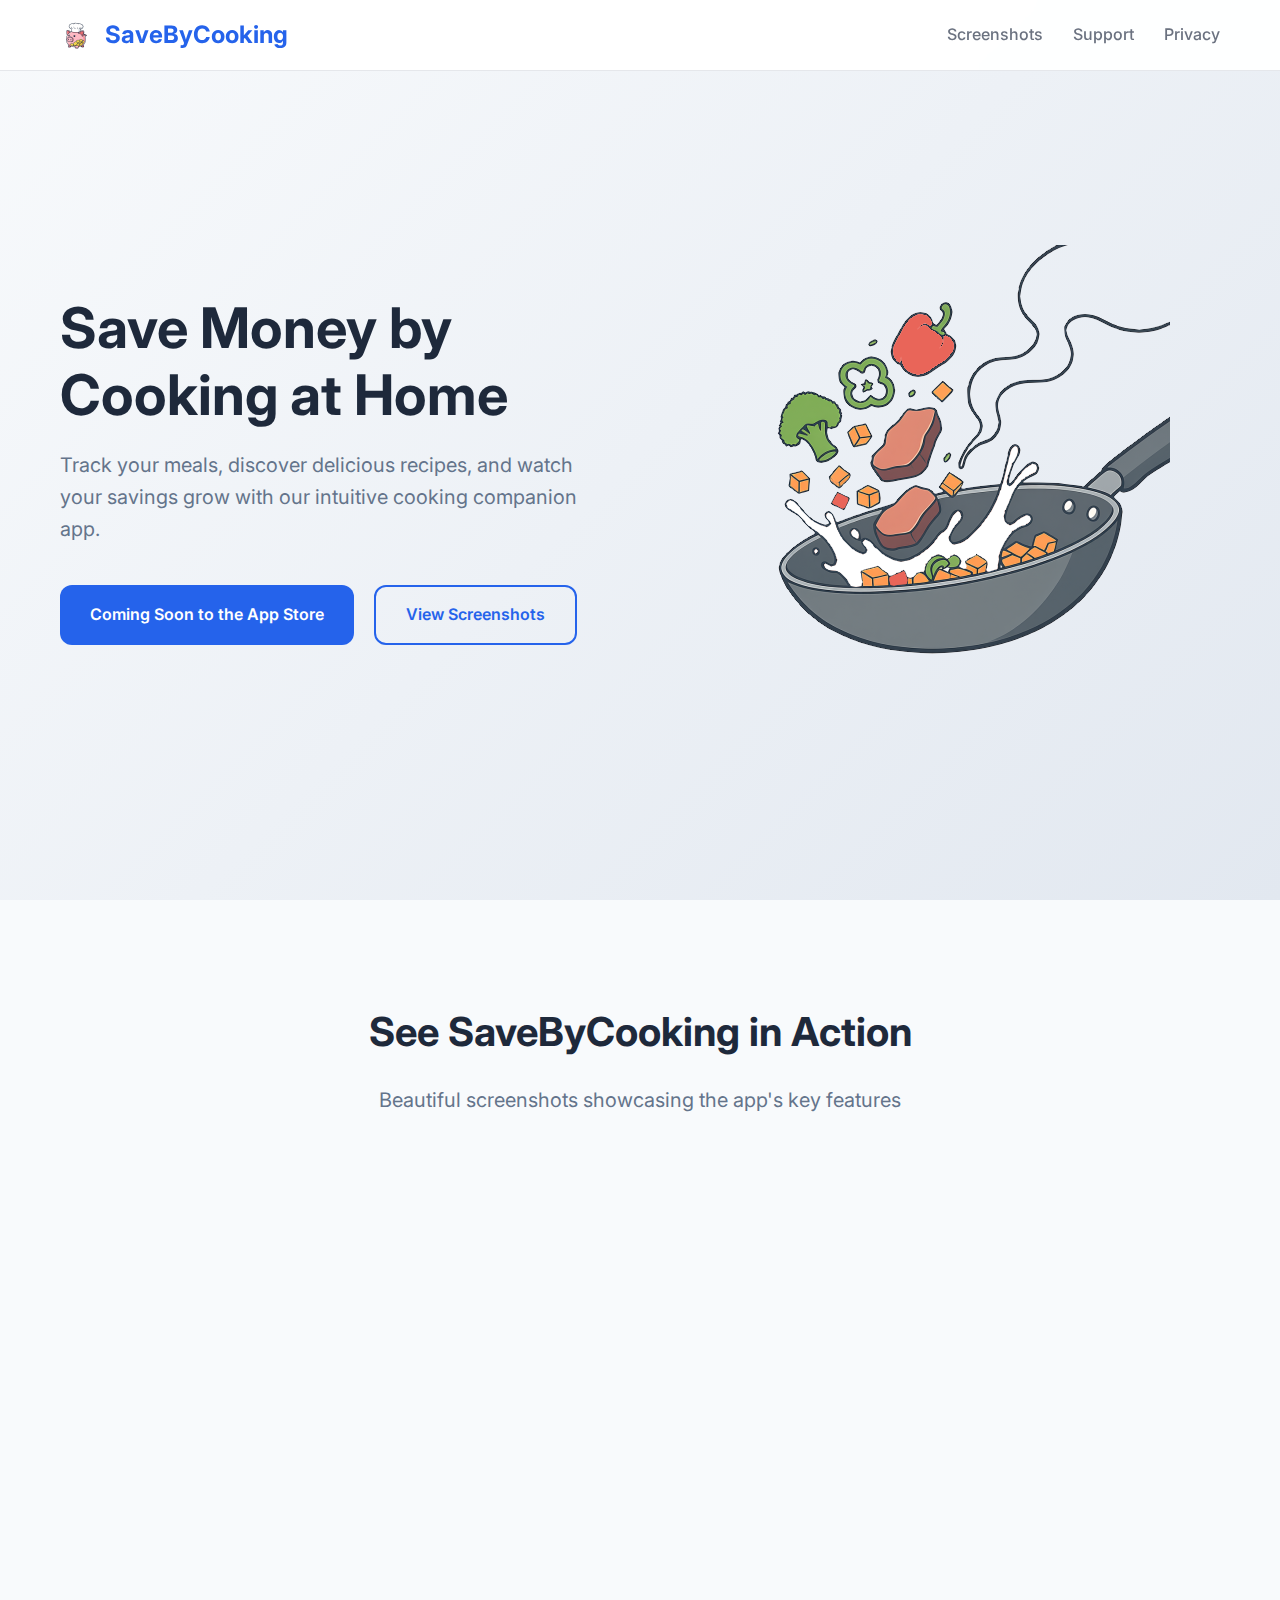
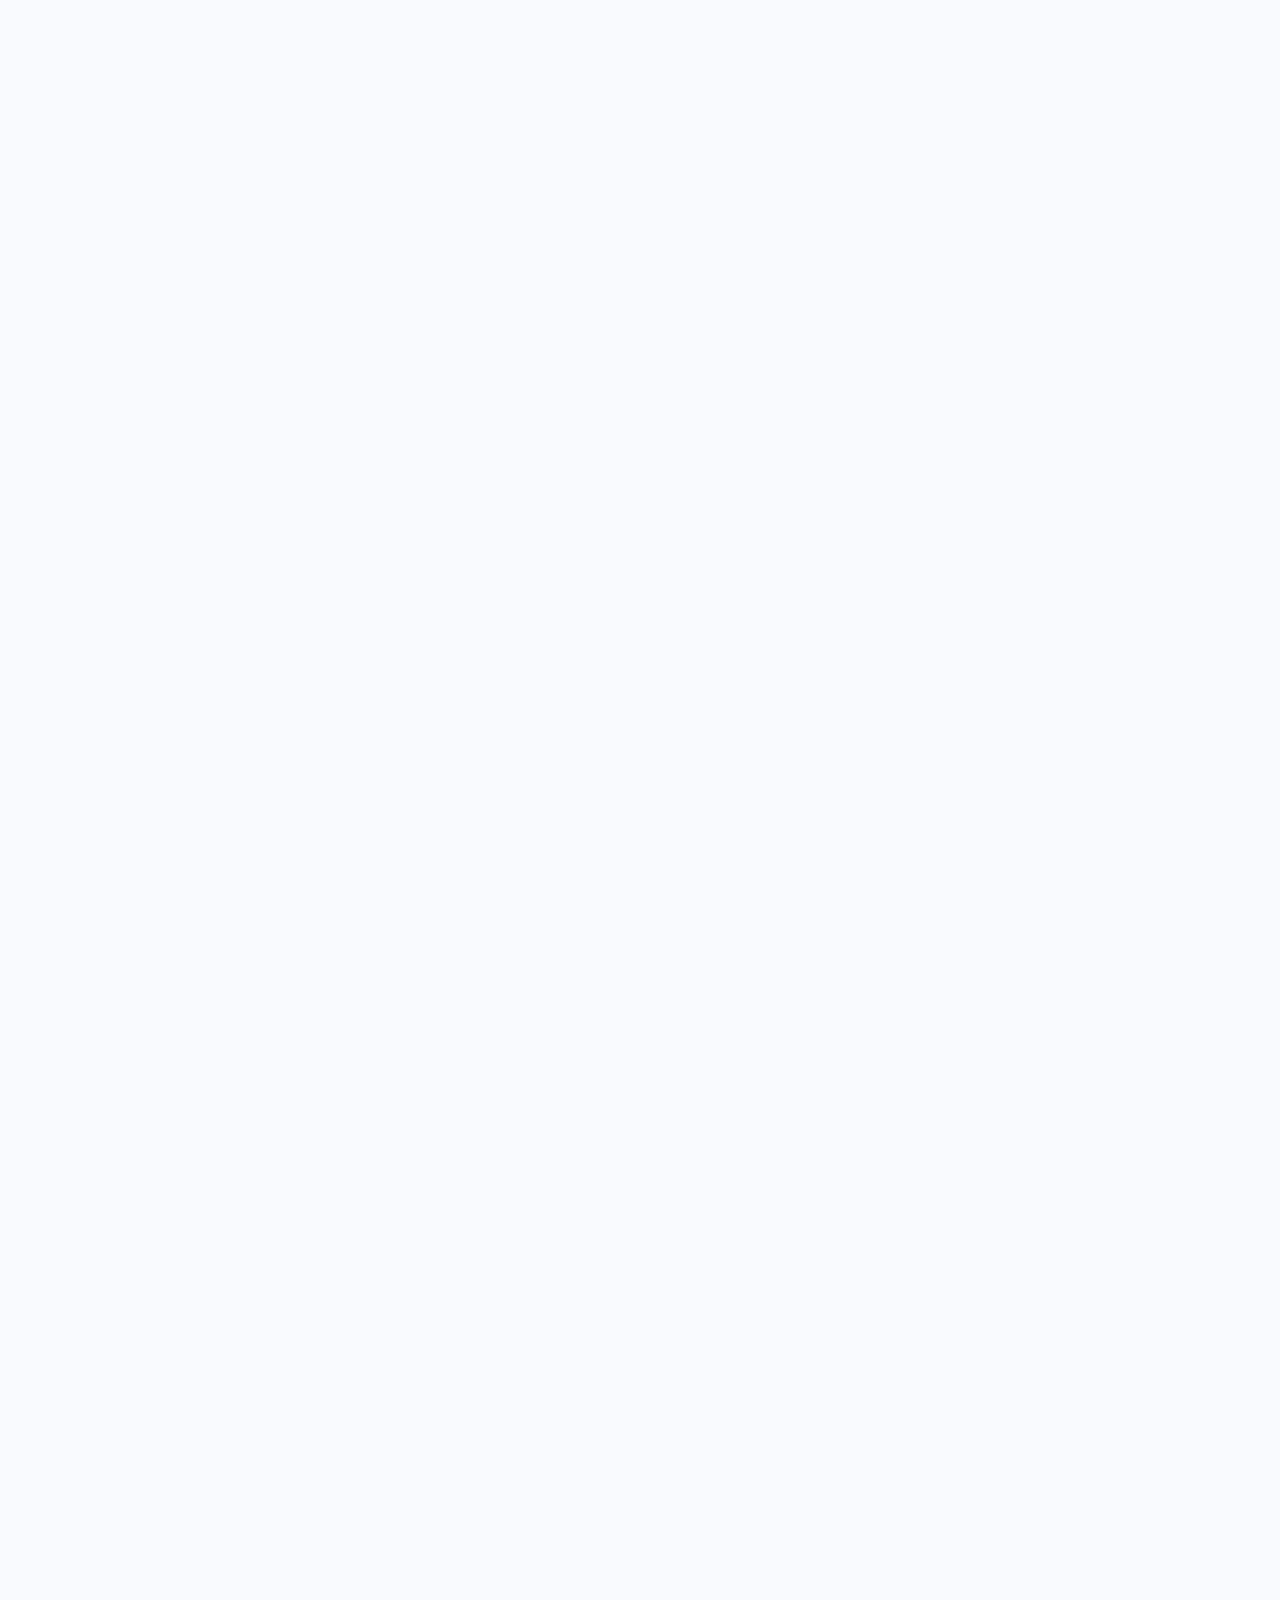
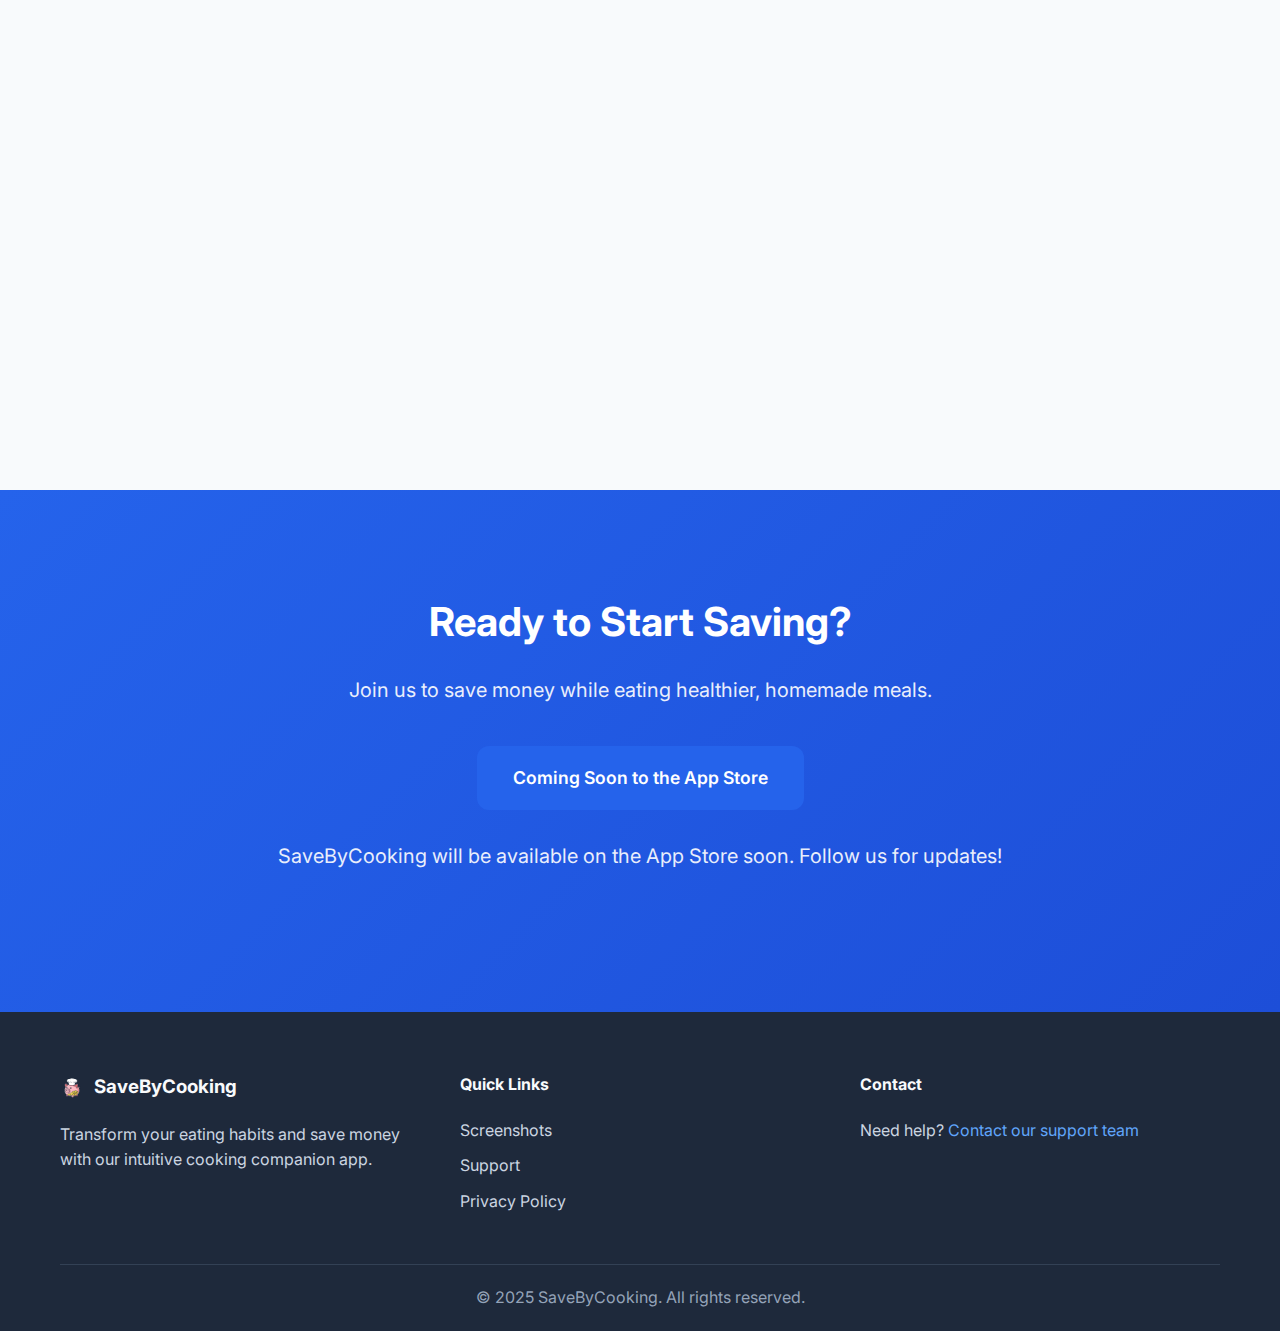
<file: index.html>
<!DOCTYPE html>
<html lang="en">
<head>
    <meta charset="UTF-8">
    <meta name="viewport" content="width=device-width, initial-scale=1.0">
    <title>SaveByCooking - Save Money by Cooking at Home</title>
    <meta name="description" content="Track your meals, discover recipes, and save money with our beautiful cooking companion app. Transform your eating habits and watch your savings grow.">
    <link rel="icon" type="image/png" href="assets/icon.png">
    <link rel="stylesheet" href="styles.css">
    <link href="https://fonts.googleapis.com/css2?family=Inter:wght@300;400;500;600;700&display=swap" rel="stylesheet">
</head>
<body>
    <!-- Navigation -->
    <nav class="navbar">
        <div class="nav-container">
            <div class="nav-logo">
                <h2><img src="assets/icon.png" alt="SaveByCooking Icon" style="width: 32px; height: 32px; vertical-align: middle; margin-right: 8px;"> SaveByCooking</h2>
            </div>
            <div class="nav-links">
                <a href="#screenshots">Screenshots</a>
                <a href="support.html">Support</a>
                <a href="privacy.html">Privacy</a>
            </div>
        </div>
    </nav>

    <!-- Hero Section -->
    <section class="hero">
        <div class="hero-container">
            <div class="hero-content">
                <h1>Save Money by Cooking at Home</h1>
                <p class="hero-subtitle">Track your meals, discover delicious recipes, and watch your savings grow with our intuitive cooking companion app.</p>
                <div class="hero-buttons">
                    <a href="#download" class="btn btn-primary">Coming Soon to the App Store</a>
                    <a href="#screenshots" class="btn btn-secondary">View Screenshots</a>
                </div>
            </div>
            <div class="hero-image">
                <img src="assets/pan3.png" alt="Cooking Pan - Save Money by Cooking at Home" class="hero-screenshot">
            </div>
        </div>
    </section>



    <!-- Screenshots Section -->
    <section id="screenshots" class="screenshots">
        <div class="container">
            <h2>See SaveByCooking in Action</h2>
            <p class="section-subtitle">Beautiful screenshots showcasing the app's key features</p>
            
            <div class="screenshots-grid">
                <div class="screenshot-item">
                    <img src="screenshots/01.png" alt="Home Dashboard - Track meals and see savings">
                </div>
                <div class="screenshot-item">
                    <img src="screenshots/02.png" alt="Recipe Suggestions - Get personalized recipe ideas">
                </div>
                <div class="screenshot-item">
                    <img src="screenshots/03.png" alt="Calendar View - Visualize your cooking journey">
                </div>
                <div class="screenshot-item">
                    <img src="screenshots/04.png" alt="Analytics Dashboard - Track progress with detailed insights">
                </div>
                <div class="screenshot-item">
                    <img src="screenshots/05.png" alt="Settings & Goals - Customize your experience">
                </div>
                <div class="screenshot-item">
                    <img src="screenshots/06.png" alt="Recipe Details - Step-by-step cooking instructions">
                </div>
                <div class="screenshot-item">
                    <img src="screenshots/07.png" alt="Progress Tracking - Monitor your cooking achievements">
                </div>
                <div class="screenshot-item">
                    <img src="screenshots/08.png" alt="Advanced Features - Explore advanced app capabilities">
                </div>
            </div>
        </div>
    </section>

    <!-- Download Section -->
    <section id="download" class="download">
        <div class="container">
            <h2>Ready to Start Saving?</h2>
            <p>Join us to save money while eating healthier, homemade meals.</p>
            <div class="download-buttons">
                <a href="#" class="btn btn-primary btn-large">
                    Coming Soon to the App Store
                </a>
            </div>
            <p class="download-note">SaveByCooking will be available on the App Store soon. Follow us for updates!</p>
        </div>
    </section>

    <!-- Footer -->
    <footer class="footer">
        <div class="container">
            <div class="footer-content">
                <div class="footer-section">
                    <h3><img src="assets/icon_darkmode.png" alt="SaveByCooking Icon" style="width: 24px; height: 24px; vertical-align: middle; margin-right: 6px;"> SaveByCooking</h3>
                    <p>Transform your eating habits and save money with our intuitive cooking companion app.</p>
                </div>
                <div class="footer-section">
                    <h4>Quick Links</h4>
                    <ul>
                        <li><a href="#screenshots">Screenshots</a></li>
                        <li><a href="support.html">Support</a></li>
                        <li><a href="privacy.html">Privacy Policy</a></li>
                    </ul>
                </div>
                <div class="footer-section">
                    <h4>Contact</h4>
                    <p>Need help? <a href="support.html">Contact our support team</a></p>
                </div>
            </div>
            <div class="footer-bottom">
                <p>&copy; 2025 SaveByCooking. All rights reserved.</p>
            </div>
        </div>
    </footer>

    <script src="script.js"></script>
</body>
</html>
</file>
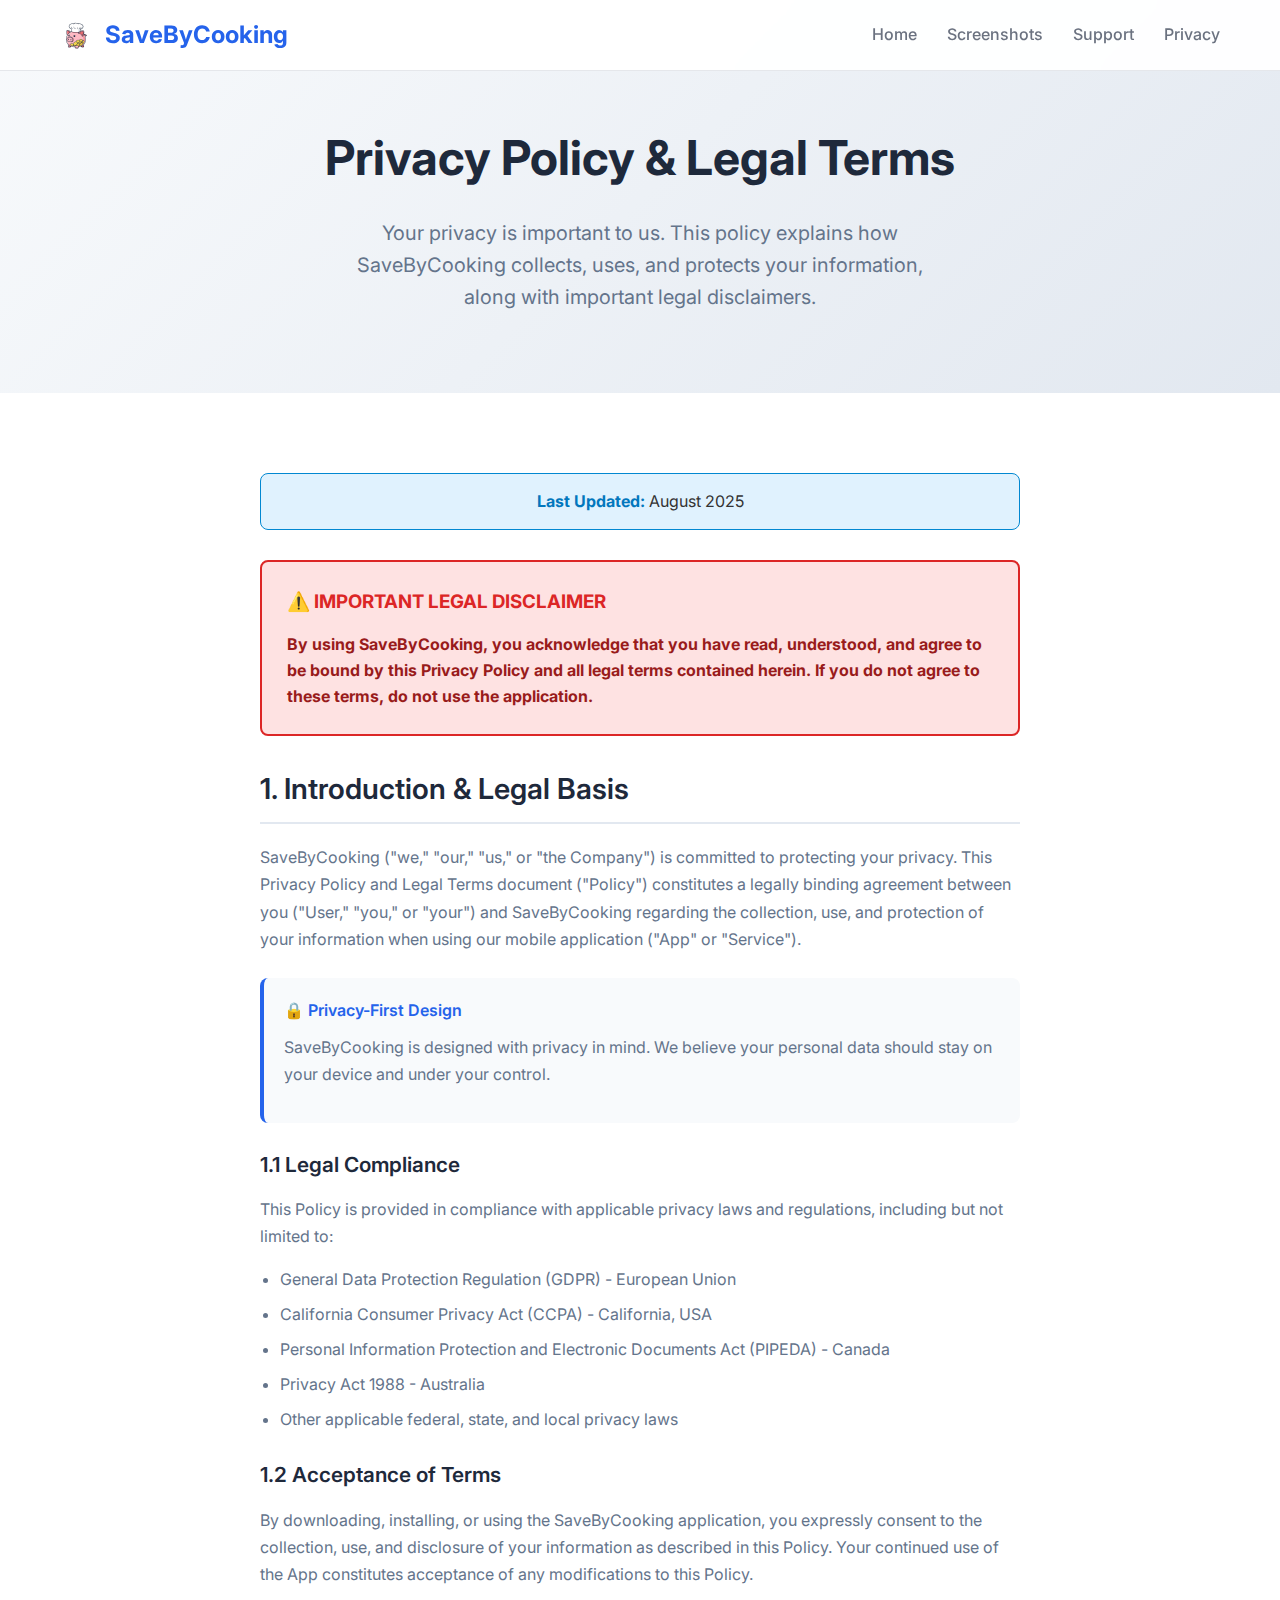
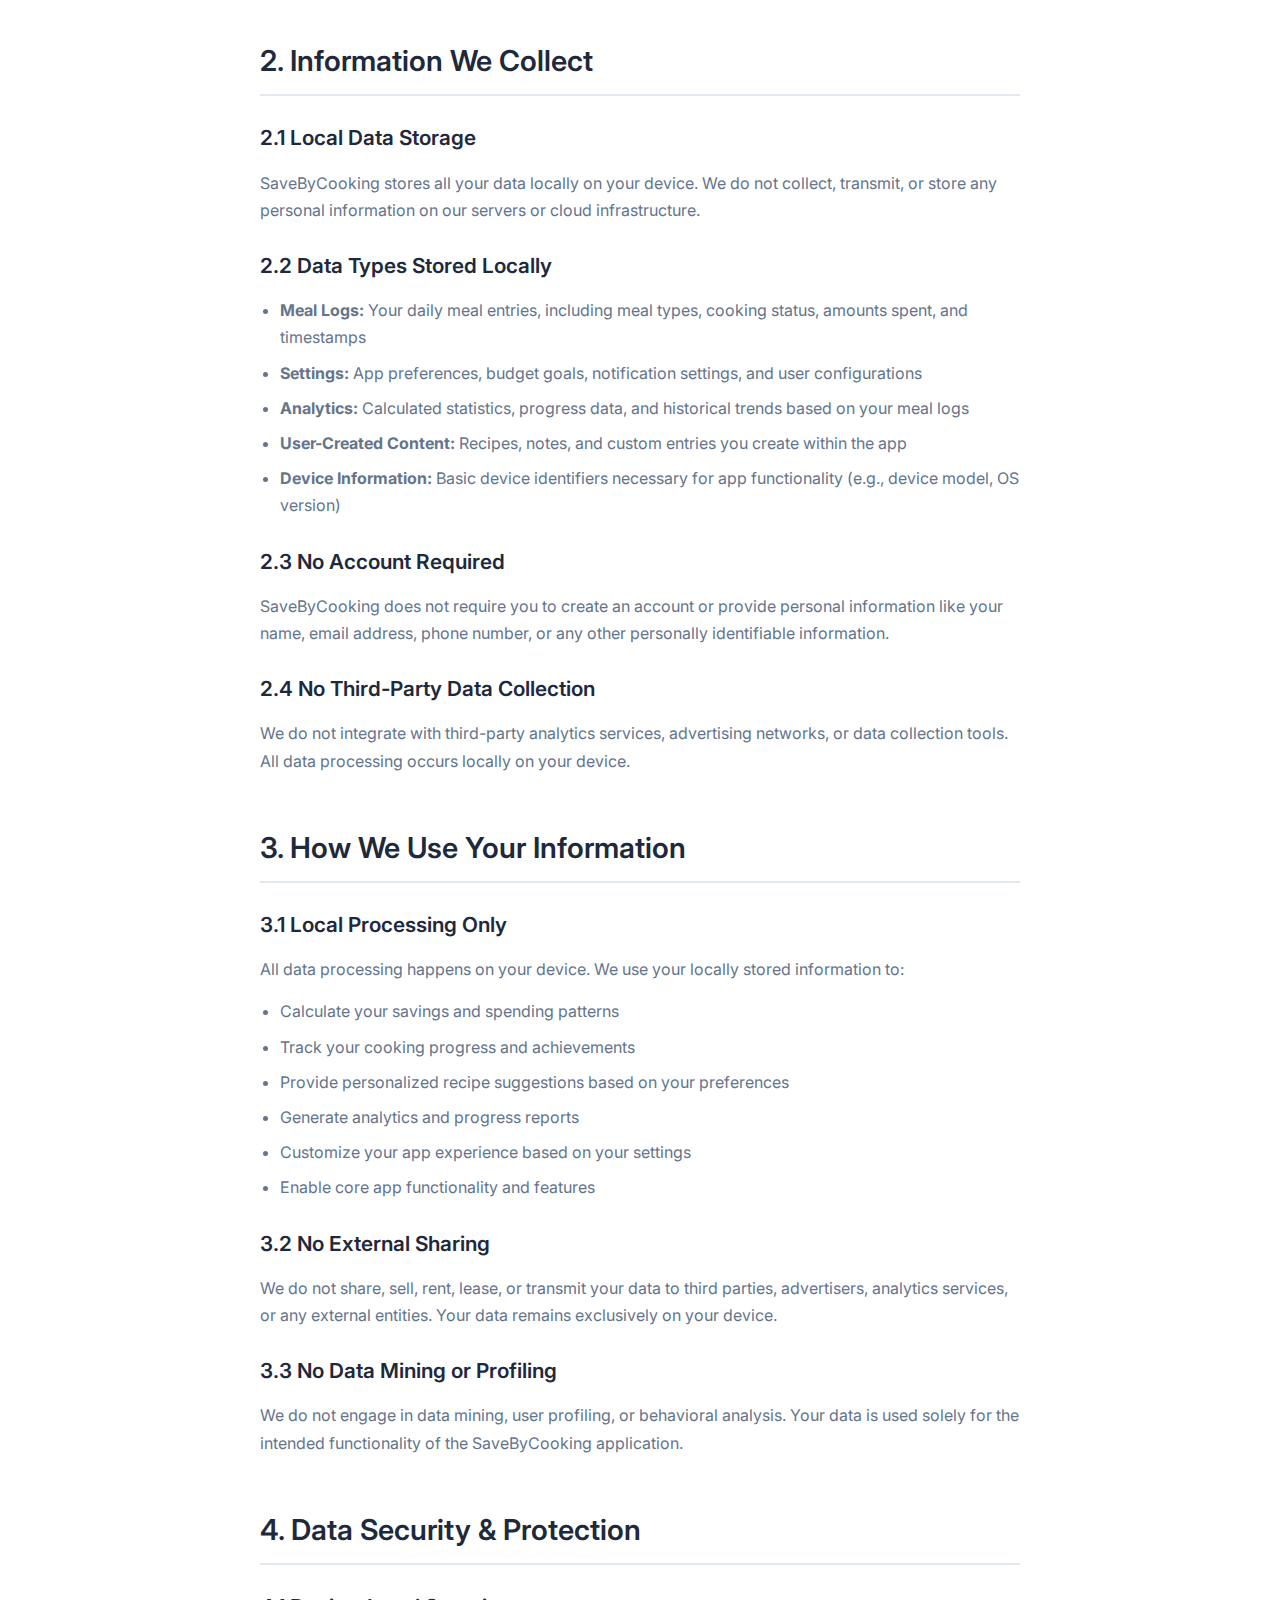
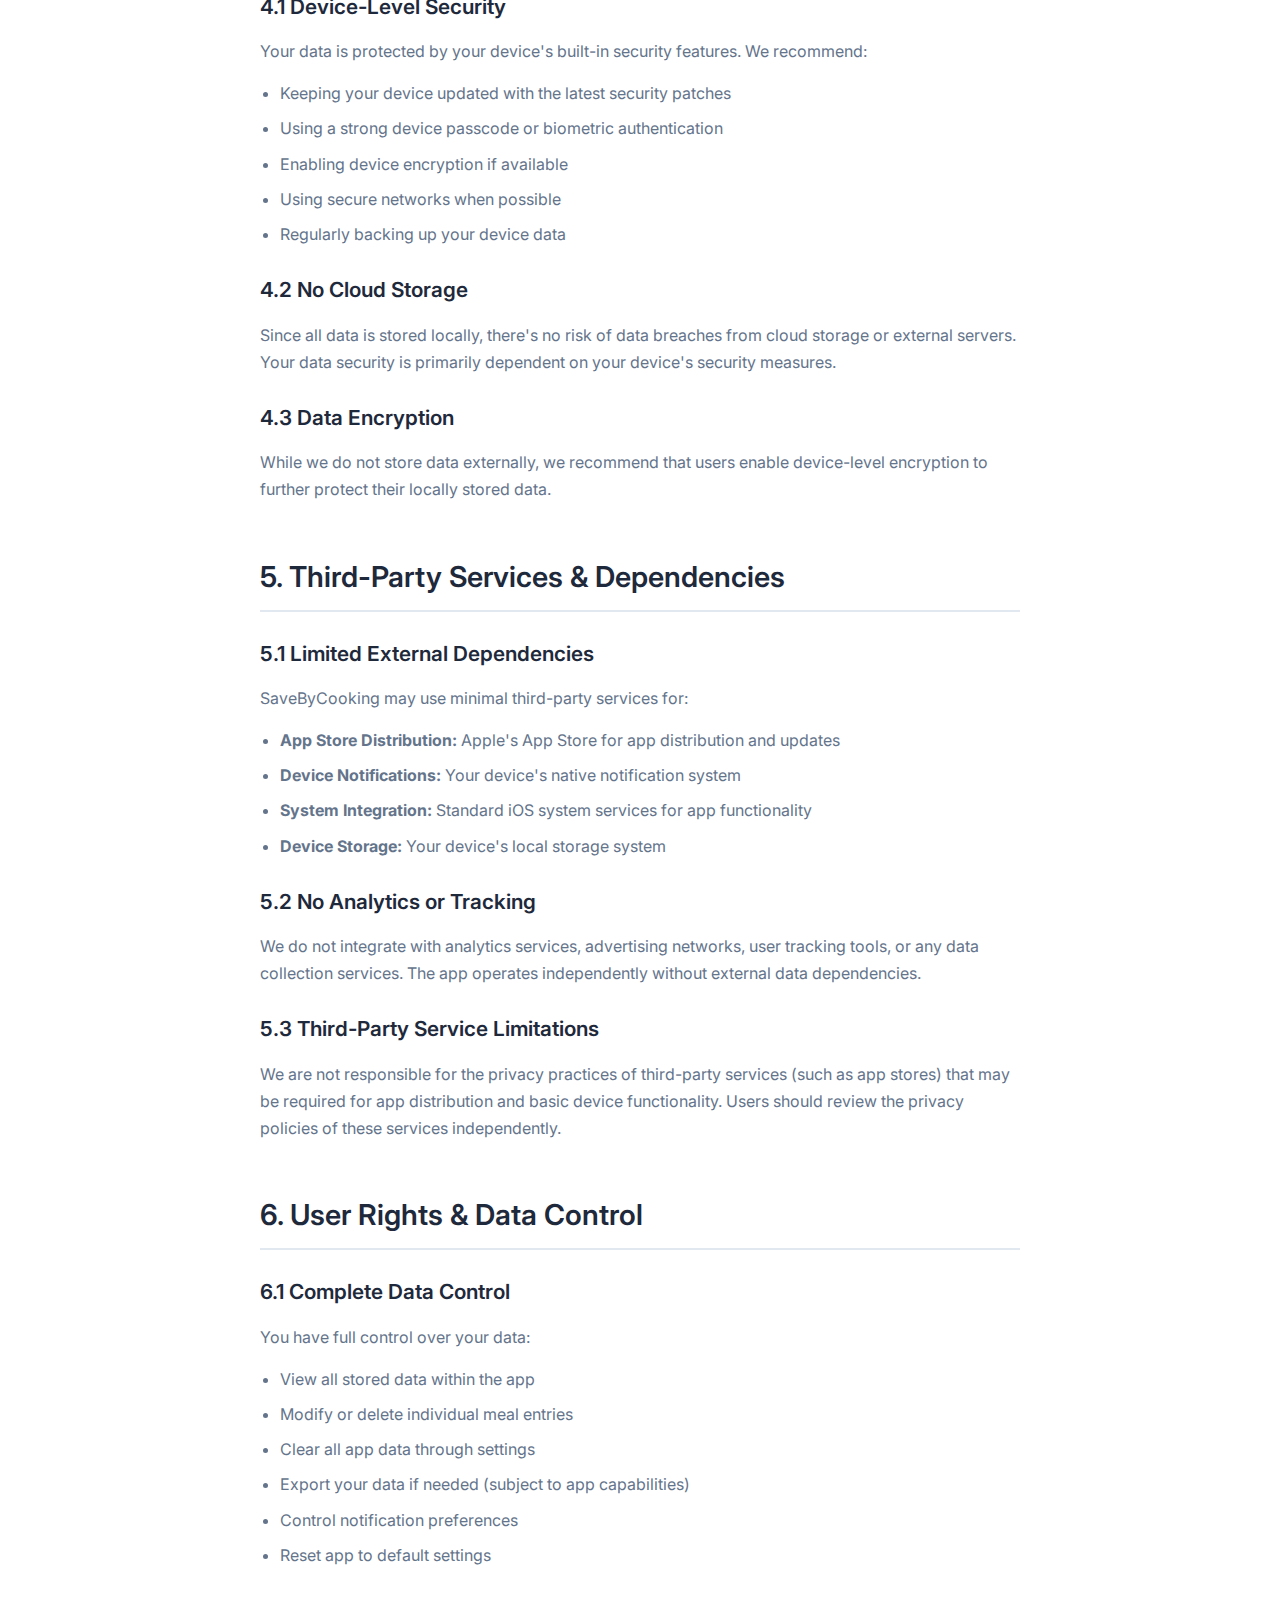
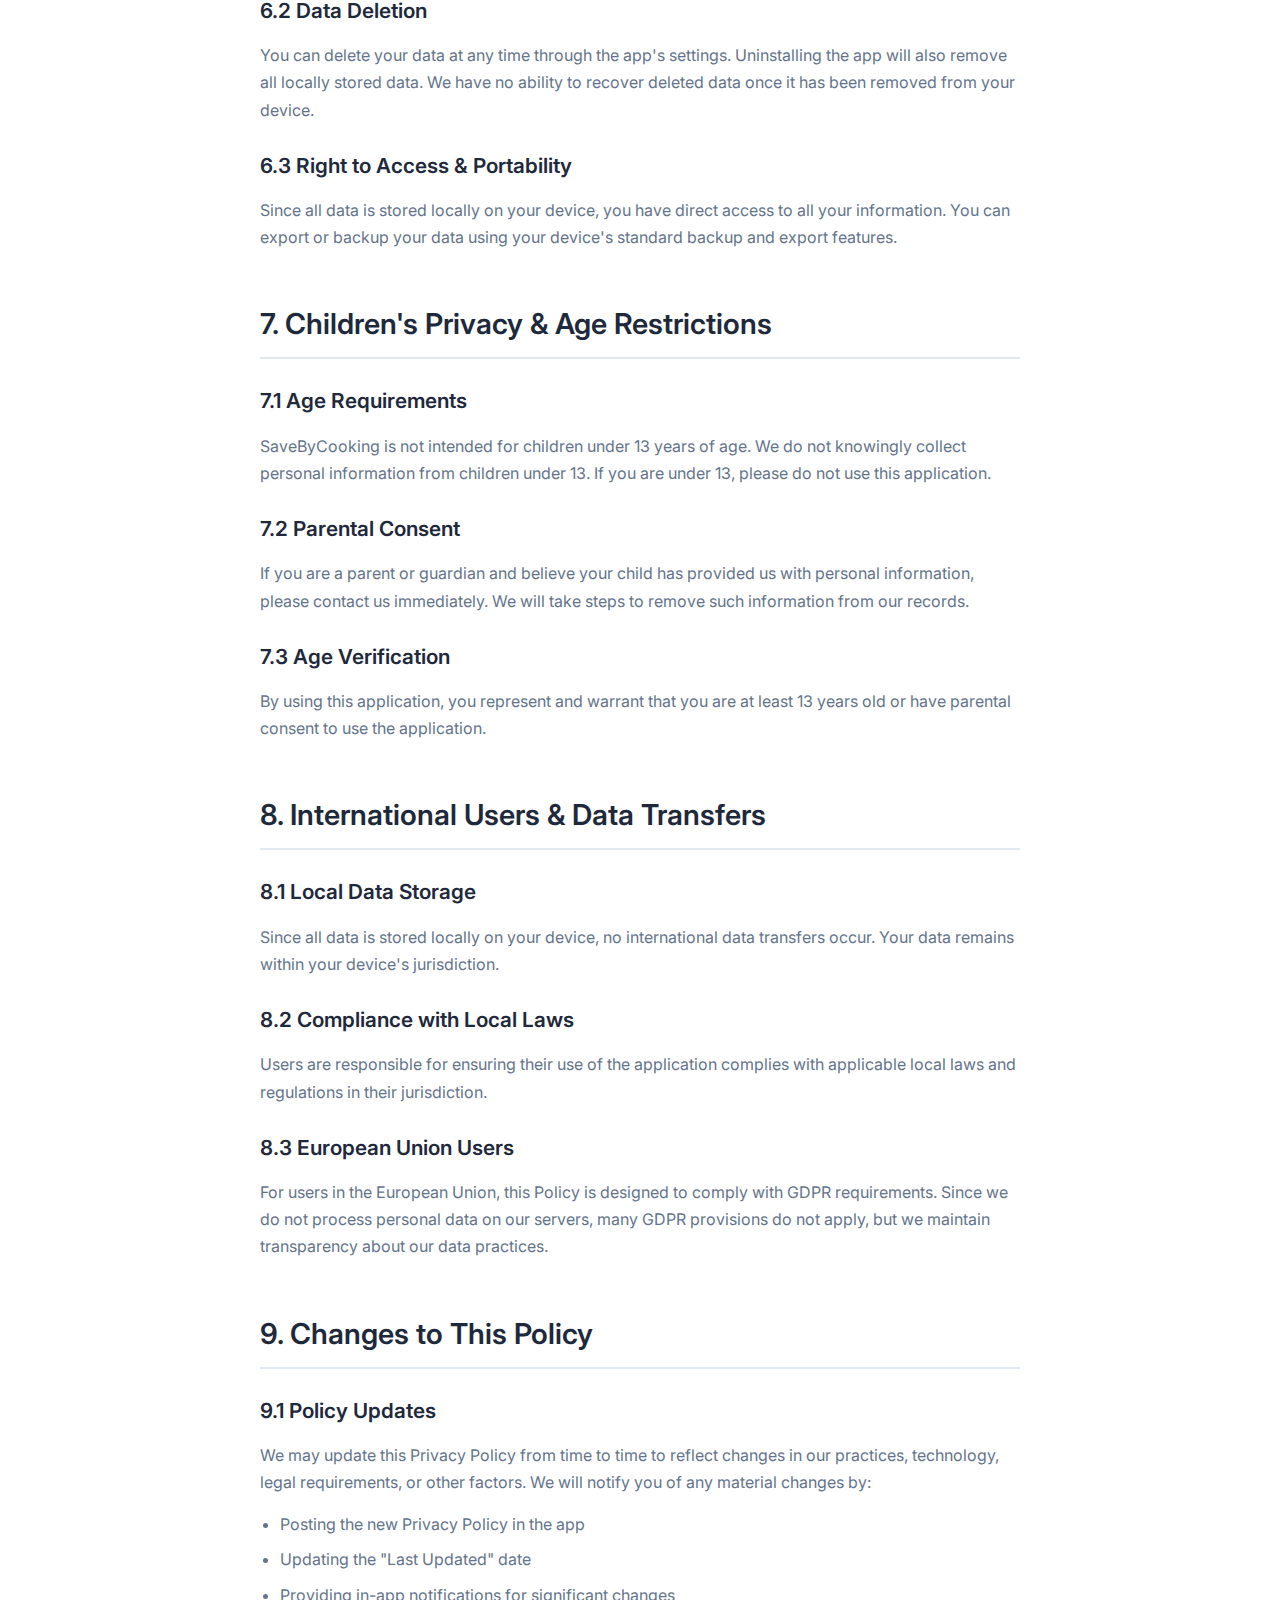
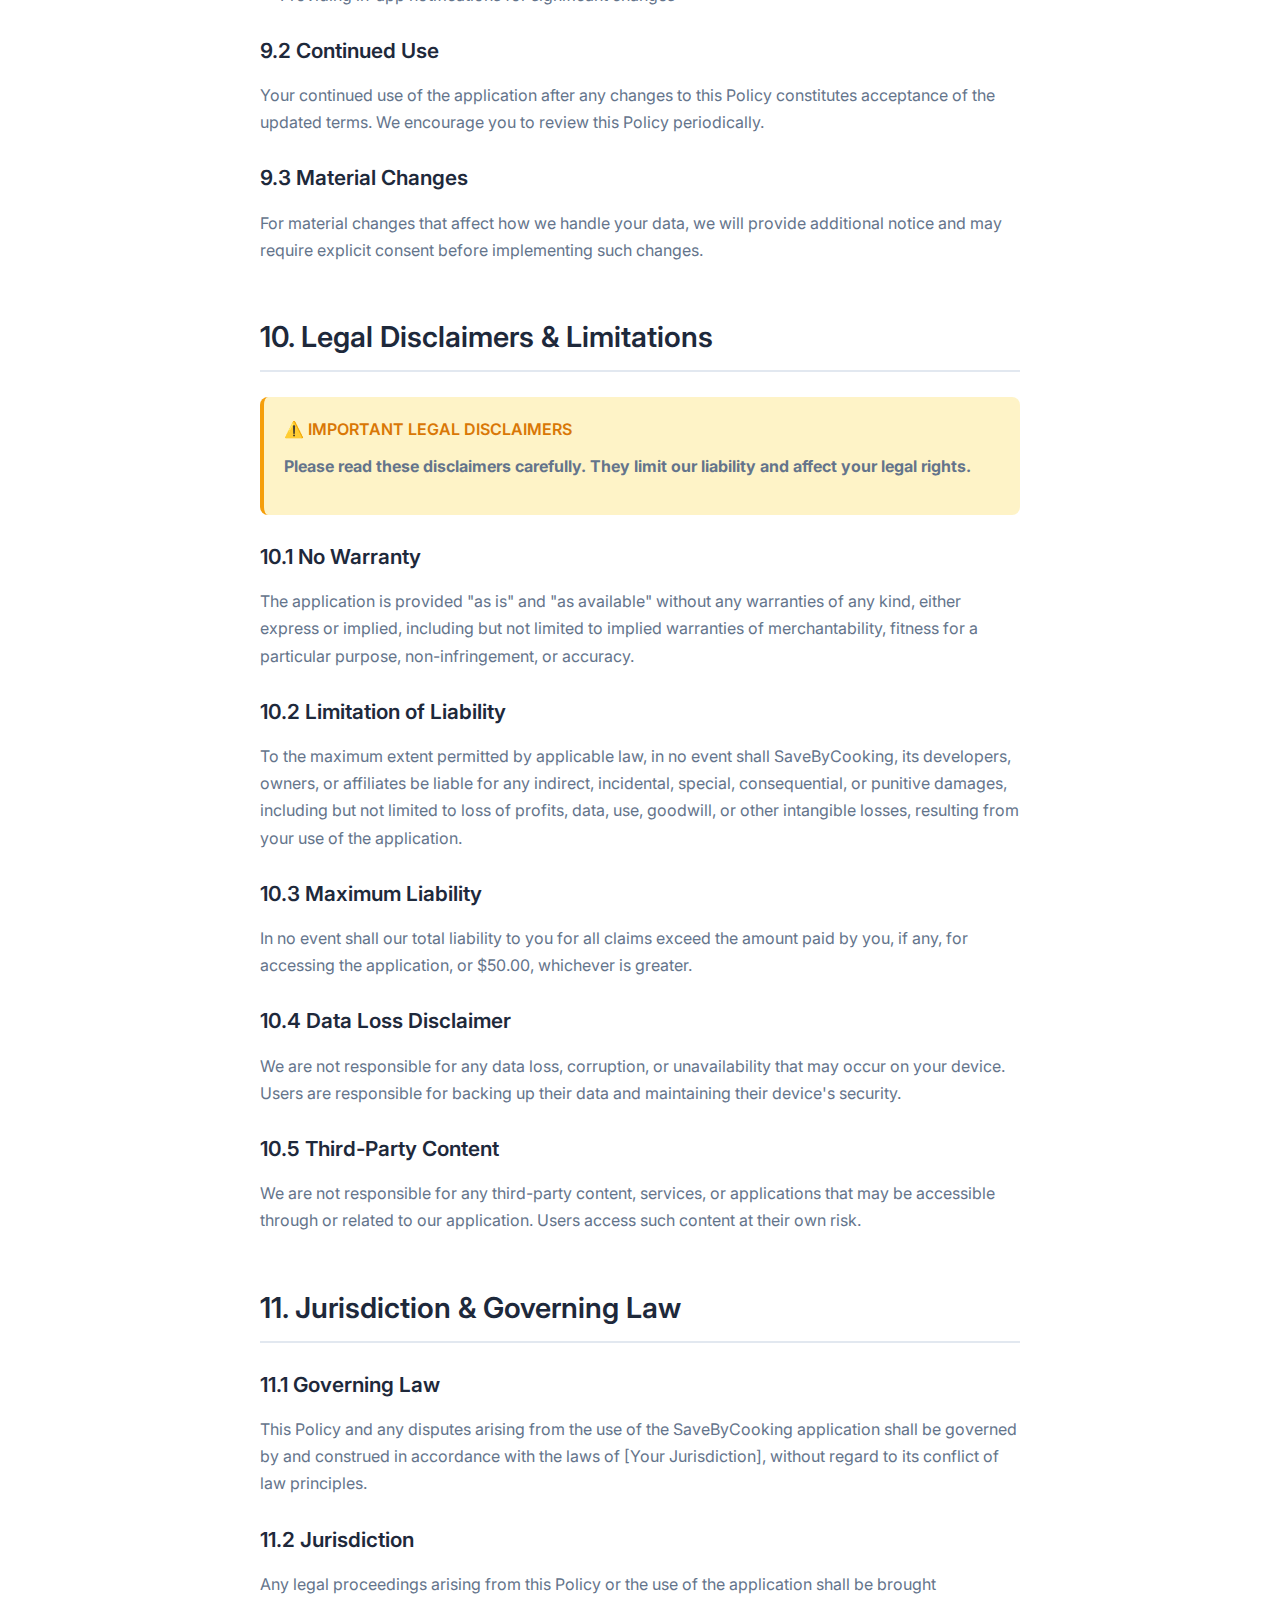
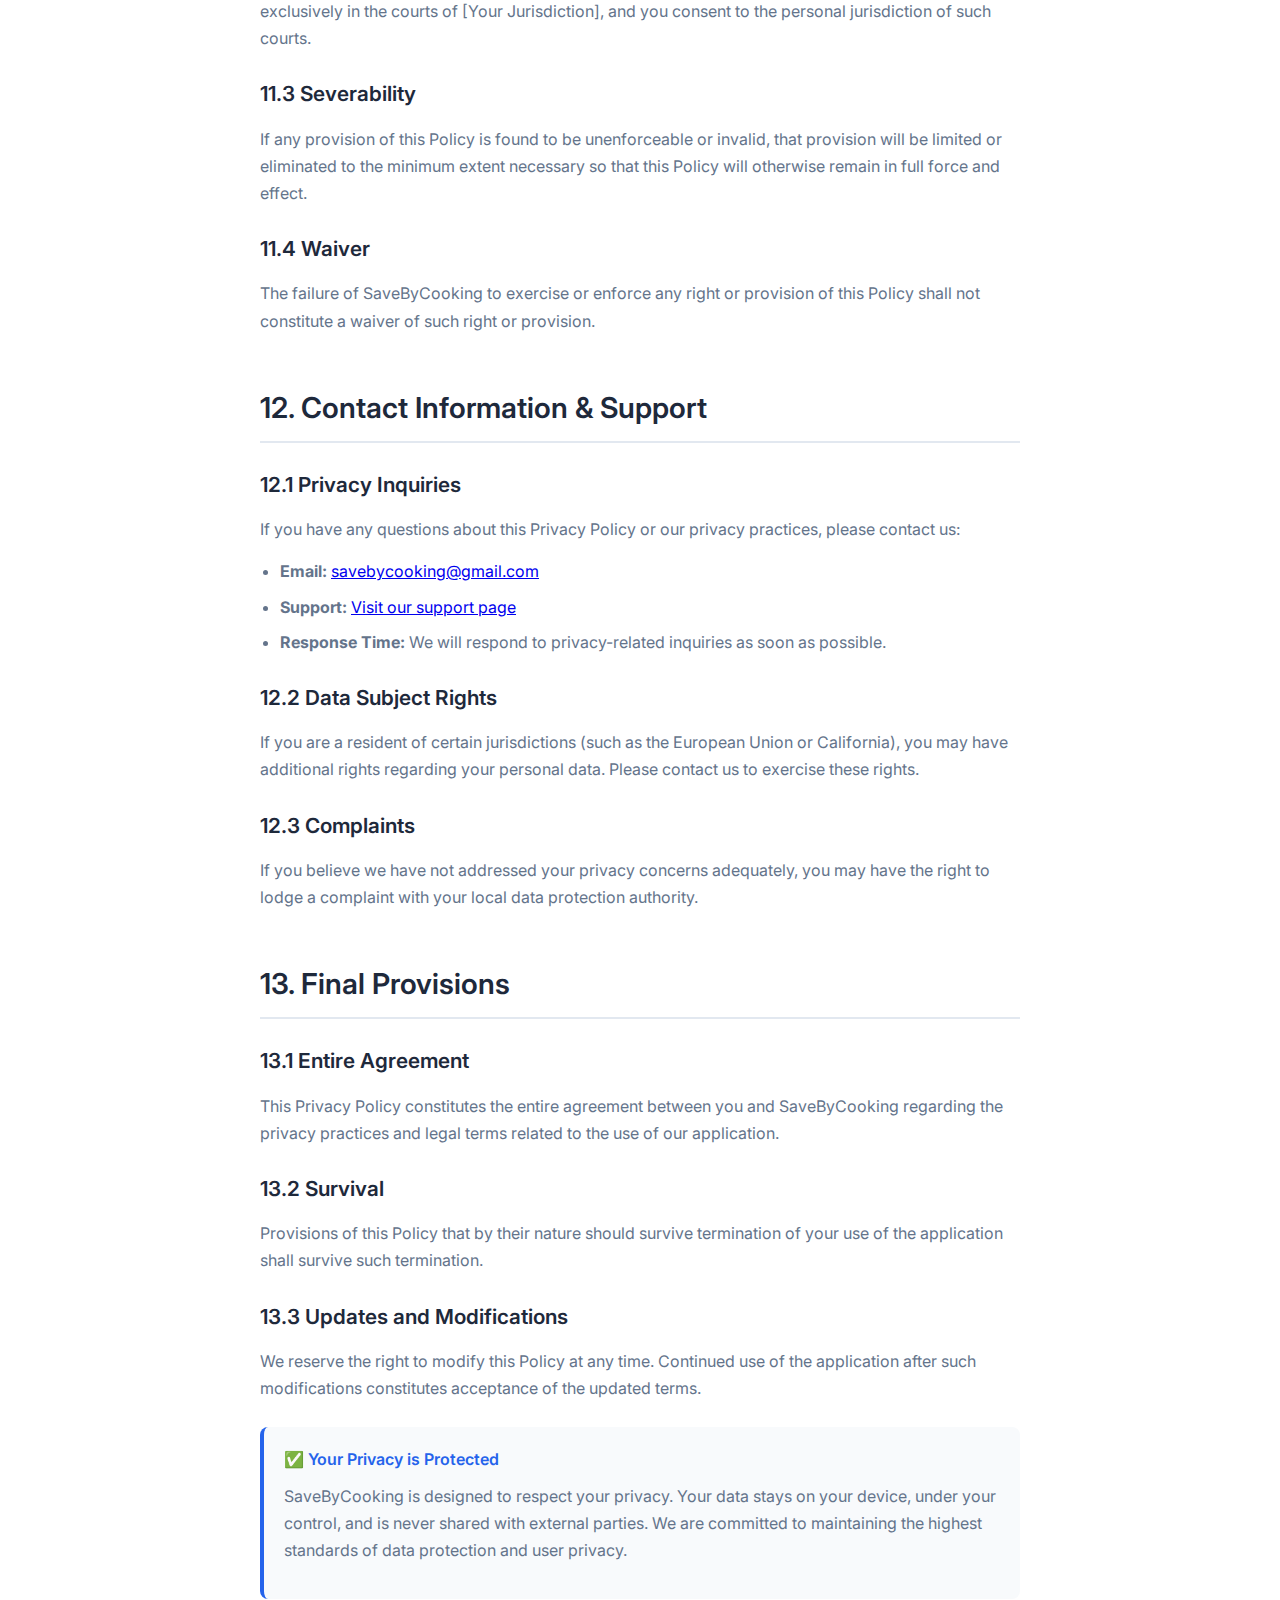
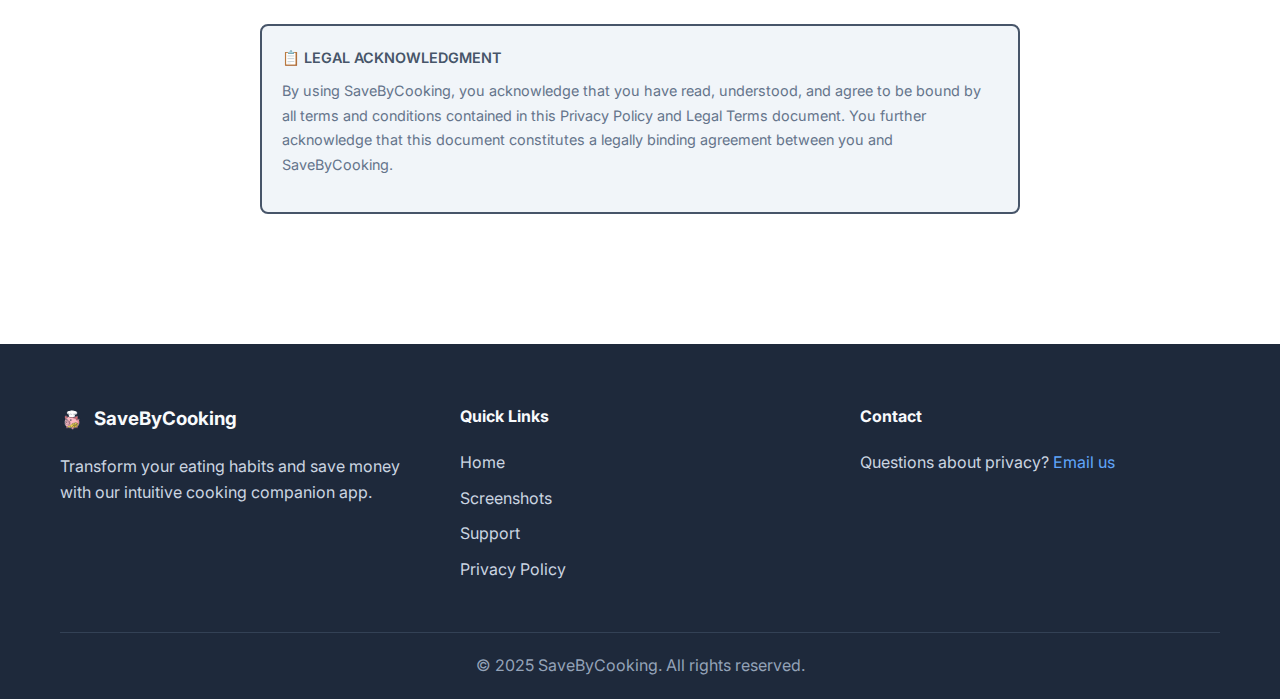
<file: privacy.html>
<!DOCTYPE html>
<html lang="en">
<head>
    <meta charset="UTF-8">
    <meta name="viewport" content="width=device-width, initial-scale=1.0">
    <title>Privacy Policy - SaveByCooking</title>
    <meta name="description" content="Privacy Policy for SaveByCooking app. Learn how we protect your data and privacy.">
    <link rel="icon" type="image/png" href="assets/icon.png">
    <link rel="stylesheet" href="styles.css">
    <link href="https://fonts.googleapis.com/css2?family=Inter:wght@300;400;500;600;700&display=swap" rel="stylesheet">
    <style>
        .privacy-hero {
            padding: 120px 0 80px;
            background: linear-gradient(135deg, #f8fafc 0%, #e2e8f0 100%);
            text-align: center;
        }
        
        .privacy-hero h1 {
            font-size: 3rem;
            font-weight: 700;
            color: #1e293b;
            margin-bottom: 20px;
        }
        
        .privacy-hero p {
            font-size: 1.25rem;
            color: #64748b;
            max-width: 600px;
            margin: 0 auto;
        }
        
        .privacy-content {
            padding: 80px 0;
            max-width: 800px;
            margin: 0 auto;
        }
        
        .privacy-section {
            margin-bottom: 50px;
        }
        
        .privacy-section h2 {
            font-size: 1.8rem;
            font-weight: 600;
            color: #1e293b;
            margin-bottom: 20px;
            padding-bottom: 10px;
            border-bottom: 2px solid #e2e8f0;
        }
        
        .privacy-section h3 {
            font-size: 1.3rem;
            font-weight: 600;
            color: #1e293b;
            margin: 25px 0 15px;
        }
        
        .privacy-section p {
            color: #64748b;
            line-height: 1.7;
            margin-bottom: 15px;
        }
        
        .privacy-section ul {
            color: #64748b;
            line-height: 1.7;
            margin: 15px 0 15px 20px;
        }
        
        .privacy-section li {
            margin-bottom: 8px;
        }
        
        .highlight-box {
            background: #f8fafc;
            border-left: 4px solid #2563eb;
            padding: 20px;
            margin: 25px 0;
            border-radius: 8px;
        }
        
        .highlight-box h4 {
            color: #2563eb;
            font-weight: 600;
            margin-bottom: 10px;
        }
        
        .warning-box {
            background: #fef3c7;
            border-left: 4px solid #f59e0b;
            padding: 20px;
            margin: 25px 0;
            border-radius: 8px;
        }
        
        .warning-box h4 {
            color: #d97706;
            font-weight: 600;
            margin-bottom: 10px;
        }
        
        .legal-box {
            background: #f1f5f9;
            border: 2px solid #475569;
            padding: 20px;
            margin: 25px 0;
            border-radius: 8px;
            font-size: 0.9rem;
        }
        
        .legal-box h4 {
            color: #475569;
            font-weight: 600;
            margin-bottom: 10px;
        }
        
        .last-updated {
            background: #e0f2fe;
            border: 1px solid #0288d1;
            padding: 15px;
            border-radius: 8px;
            margin-bottom: 30px;
            text-align: center;
        }
        
        .last-updated strong {
            color: #0277bd;
        }
        
        .disclaimer-section {
            background: #fee2e2;
            border: 2px solid #dc2626;
            padding: 25px;
            border-radius: 8px;
            margin: 30px 0;
        }
        
        .disclaimer-section h3 {
            color: #dc2626;
            font-weight: 700;
            margin-bottom: 15px;
        }
        
        .disclaimer-section p {
            color: #991b1b;
            font-weight: 500;
        }
    </style>
</head>
<body>
    <!-- Navigation -->
    <nav class="navbar">
        <div class="nav-container">
            <div class="nav-logo">
                <h2><img src="assets/icon.png" alt="SaveByCooking Icon" style="width: 32px; height: 32px; vertical-align: middle; margin-right: 8px;"> SaveByCooking</h2>
            </div>
            <div class="nav-links">
                <a href="index.html">Home</a>
                <a href="index.html#screenshots">Screenshots</a>
                <a href="support.html">Support</a>
                <a href="privacy.html">Privacy</a>
            </div>
        </div>
    </nav>

    <!-- Privacy Hero -->
    <section class="privacy-hero">
        <div class="container">
            <h1>Privacy Policy & Legal Terms</h1>
            <p>Your privacy is important to us. This policy explains how SaveByCooking collects, uses, and protects your information, along with important legal disclaimers.</p>
        </div>
    </section>

    <!-- Privacy Content -->
    <section class="privacy-content">
        <div class="container">
            <div class="last-updated">
                <strong>Last Updated:</strong> August 2025
            </div>

            <!-- IMPORTANT LEGAL DISCLAIMER -->
            <div class="disclaimer-section">
                <h3>⚠️ IMPORTANT LEGAL DISCLAIMER</h3>
                <p><strong>By using SaveByCooking, you acknowledge that you have read, understood, and agree to be bound by this Privacy Policy and all legal terms contained herein. If you do not agree to these terms, do not use the application.</strong></p>
            </div>

            <div class="privacy-section">
                <h2>1. Introduction & Legal Basis</h2>
                <p>SaveByCooking ("we," "our," "us," or "the Company") is committed to protecting your privacy. This Privacy Policy and Legal Terms document ("Policy") constitutes a legally binding agreement between you ("User," "you," or "your") and SaveByCooking regarding the collection, use, and protection of your information when using our mobile application ("App" or "Service").</p>
                
                <div class="highlight-box">
                    <h4>🔒 Privacy-First Design</h4>
                    <p>SaveByCooking is designed with privacy in mind. We believe your personal data should stay on your device and under your control.</p>
                </div>
                
                <h3>1.1 Legal Compliance</h3>
                <p>This Policy is provided in compliance with applicable privacy laws and regulations, including but not limited to:</p>
                <ul>
                    <li>General Data Protection Regulation (GDPR) - European Union</li>
                    <li>California Consumer Privacy Act (CCPA) - California, USA</li>
                    <li>Personal Information Protection and Electronic Documents Act (PIPEDA) - Canada</li>
                    <li>Privacy Act 1988 - Australia</li>
                    <li>Other applicable federal, state, and local privacy laws</li>
                </ul>
                
                <h3>1.2 Acceptance of Terms</h3>
                <p>By downloading, installing, or using the SaveByCooking application, you expressly consent to the collection, use, and disclosure of your information as described in this Policy. Your continued use of the App constitutes acceptance of any modifications to this Policy.</p>
            </div>

            <div class="privacy-section">
                <h2>2. Information We Collect</h2>
                <h3>2.1 Local Data Storage</h3>
                <p>SaveByCooking stores all your data locally on your device. We do not collect, transmit, or store any personal information on our servers or cloud infrastructure.</p>
                
                <h3>2.2 Data Types Stored Locally</h3>
                <ul>
                    <li><strong>Meal Logs:</strong> Your daily meal entries, including meal types, cooking status, amounts spent, and timestamps</li>
                    <li><strong>Settings:</strong> App preferences, budget goals, notification settings, and user configurations</li>
                    <li><strong>Analytics:</strong> Calculated statistics, progress data, and historical trends based on your meal logs</li>
                    <li><strong>User-Created Content:</strong> Recipes, notes, and custom entries you create within the app</li>
                    <li><strong>Device Information:</strong> Basic device identifiers necessary for app functionality (e.g., device model, OS version)</li>
                </ul>
                
                <h3>2.3 No Account Required</h3>
                <p>SaveByCooking does not require you to create an account or provide personal information like your name, email address, phone number, or any other personally identifiable information.</p>
                
                <h3>2.4 No Third-Party Data Collection</h3>
                <p>We do not integrate with third-party analytics services, advertising networks, or data collection tools. All data processing occurs locally on your device.</p>
            </div>

            <div class="privacy-section">
                <h2>3. How We Use Your Information</h2>
                <h3>3.1 Local Processing Only</h3>
                <p>All data processing happens on your device. We use your locally stored information to:</p>
                <ul>
                    <li>Calculate your savings and spending patterns</li>
                    <li>Track your cooking progress and achievements</li>
                    <li>Provide personalized recipe suggestions based on your preferences</li>
                    <li>Generate analytics and progress reports</li>
                    <li>Customize your app experience based on your settings</li>
                    <li>Enable core app functionality and features</li>
                </ul>
                
                <h3>3.2 No External Sharing</h3>
                <p>We do not share, sell, rent, lease, or transmit your data to third parties, advertisers, analytics services, or any external entities. Your data remains exclusively on your device.</p>
                
                <h3>3.3 No Data Mining or Profiling</h3>
                <p>We do not engage in data mining, user profiling, or behavioral analysis. Your data is used solely for the intended functionality of the SaveByCooking application.</p>
            </div>

            <div class="privacy-section">
                <h2>4. Data Security & Protection</h2>
                <h3>4.1 Device-Level Security</h3>
                <p>Your data is protected by your device's built-in security features. We recommend:</p>
                <ul>
                    <li>Keeping your device updated with the latest security patches</li>
                    <li>Using a strong device passcode or biometric authentication</li>
                    <li>Enabling device encryption if available</li>
                    <li>Using secure networks when possible</li>
                    <li>Regularly backing up your device data</li>
                </ul>
                
                <h3>4.2 No Cloud Storage</h3>
                <p>Since all data is stored locally, there's no risk of data breaches from cloud storage or external servers. Your data security is primarily dependent on your device's security measures.</p>
                
                <h3>4.3 Data Encryption</h3>
                <p>While we do not store data externally, we recommend that users enable device-level encryption to further protect their locally stored data.</p>
            </div>

            <div class="privacy-section">
                <h2>5. Third-Party Services & Dependencies</h2>
                <h3>5.1 Limited External Dependencies</h3>
                <p>SaveByCooking may use minimal third-party services for:</p>
                <ul>
                    <li><strong>App Store Distribution:</strong> Apple's App Store for app distribution and updates</li>
                    <li><strong>Device Notifications:</strong> Your device's native notification system</li>
                    <li><strong>System Integration:</strong> Standard iOS system services for app functionality</li>
                    <li><strong>Device Storage:</strong> Your device's local storage system</li>
                </ul>
                
                <h3>5.2 No Analytics or Tracking</h3>
                <p>We do not integrate with analytics services, advertising networks, user tracking tools, or any data collection services. The app operates independently without external data dependencies.</p>
                
                <h3>5.3 Third-Party Service Limitations</h3>
                <p>We are not responsible for the privacy practices of third-party services (such as app stores) that may be required for app distribution and basic device functionality. Users should review the privacy policies of these services independently.</p>
            </div>

            <div class="privacy-section">
                <h2>6. User Rights & Data Control</h2>
                <h3>6.1 Complete Data Control</h3>
                <p>You have full control over your data:</p>
                <ul>
                    <li>View all stored data within the app</li>
                    <li>Modify or delete individual meal entries</li>
                    <li>Clear all app data through settings</li>
                    <li>Export your data if needed (subject to app capabilities)</li>
                    <li>Control notification preferences</li>
                    <li>Reset app to default settings</li>
                </ul>
                
                <h3>6.2 Data Deletion</h3>
                <p>You can delete your data at any time through the app's settings. Uninstalling the app will also remove all locally stored data. We have no ability to recover deleted data once it has been removed from your device.</p>
                
                <h3>6.3 Right to Access & Portability</h3>
                <p>Since all data is stored locally on your device, you have direct access to all your information. You can export or backup your data using your device's standard backup and export features.</p>
            </div>

            <div class="privacy-section">
                <h2>7. Children's Privacy & Age Restrictions</h2>
                <h3>7.1 Age Requirements</h3>
                <p>SaveByCooking is not intended for children under 13 years of age. We do not knowingly collect personal information from children under 13. If you are under 13, please do not use this application.</p>
                
                <h3>7.2 Parental Consent</h3>
                <p>If you are a parent or guardian and believe your child has provided us with personal information, please contact us immediately. We will take steps to remove such information from our records.</p>
                
                <h3>7.3 Age Verification</h3>
                <p>By using this application, you represent and warrant that you are at least 13 years old or have parental consent to use the application.</p>
            </div>

            <div class="privacy-section">
                <h2>8. International Users & Data Transfers</h2>
                <h3>8.1 Local Data Storage</h3>
                <p>Since all data is stored locally on your device, no international data transfers occur. Your data remains within your device's jurisdiction.</p>
                
                <h3>8.2 Compliance with Local Laws</h3>
                <p>Users are responsible for ensuring their use of the application complies with applicable local laws and regulations in their jurisdiction.</p>
                
                <h3>8.3 European Union Users</h3>
                <p>For users in the European Union, this Policy is designed to comply with GDPR requirements. Since we do not process personal data on our servers, many GDPR provisions do not apply, but we maintain transparency about our data practices.</p>
            </div>

            <div class="privacy-section">
                <h2>9. Changes to This Policy</h2>
                <h3>9.1 Policy Updates</h3>
                <p>We may update this Privacy Policy from time to time to reflect changes in our practices, technology, legal requirements, or other factors. We will notify you of any material changes by:</p>
                <ul>
                    <li>Posting the new Privacy Policy in the app</li>
                    <li>Updating the "Last Updated" date</li>
                    <li>Providing in-app notifications for significant changes</li>
                </ul>
                
                <h3>9.2 Continued Use</h3>
                <p>Your continued use of the application after any changes to this Policy constitutes acceptance of the updated terms. We encourage you to review this Policy periodically.</p>
                
                <h3>9.3 Material Changes</h3>
                <p>For material changes that affect how we handle your data, we will provide additional notice and may require explicit consent before implementing such changes.</p>
            </div>

            <div class="privacy-section">
                <h2>10. Legal Disclaimers & Limitations</h2>
                
                <div class="warning-box">
                    <h4>⚠️ IMPORTANT LEGAL DISCLAIMERS</h4>
                    <p><strong>Please read these disclaimers carefully. They limit our liability and affect your legal rights.</strong></p>
                </div>
                
                <h3>10.1 No Warranty</h3>
                <p>The application is provided "as is" and "as available" without any warranties of any kind, either express or implied, including but not limited to implied warranties of merchantability, fitness for a particular purpose, non-infringement, or accuracy.</p>
                
                <h3>10.2 Limitation of Liability</h3>
                <p>To the maximum extent permitted by applicable law, in no event shall SaveByCooking, its developers, owners, or affiliates be liable for any indirect, incidental, special, consequential, or punitive damages, including but not limited to loss of profits, data, use, goodwill, or other intangible losses, resulting from your use of the application.</p>
                
                <h3>10.3 Maximum Liability</h3>
                <p>In no event shall our total liability to you for all claims exceed the amount paid by you, if any, for accessing the application, or $50.00, whichever is greater.</p>
                
                <h3>10.4 Data Loss Disclaimer</h3>
                <p>We are not responsible for any data loss, corruption, or unavailability that may occur on your device. Users are responsible for backing up their data and maintaining their device's security.</p>
                
                <h3>10.5 Third-Party Content</h3>
                <p>We are not responsible for any third-party content, services, or applications that may be accessible through or related to our application. Users access such content at their own risk.</p>
            </div>

            <div class="privacy-section">
                <h2>11. Jurisdiction & Governing Law</h2>
                <h3>11.1 Governing Law</h3>
                <p>This Policy and any disputes arising from the use of the SaveByCooking application shall be governed by and construed in accordance with the laws of [Your Jurisdiction], without regard to its conflict of law principles.</p>
                
                <h3>11.2 Jurisdiction</h3>
                <p>Any legal proceedings arising from this Policy or the use of the application shall be brought exclusively in the courts of [Your Jurisdiction], and you consent to the personal jurisdiction of such courts.</p>
                
                <h3>11.3 Severability</h3>
                <p>If any provision of this Policy is found to be unenforceable or invalid, that provision will be limited or eliminated to the minimum extent necessary so that this Policy will otherwise remain in full force and effect.</p>
                
                <h3>11.4 Waiver</h3>
                <p>The failure of SaveByCooking to exercise or enforce any right or provision of this Policy shall not constitute a waiver of such right or provision.</p>
            </div>

            <div class="privacy-section">
                <h2>12. Contact Information & Support</h2>
                <h3>12.1 Privacy Inquiries</h3>
                <p>If you have any questions about this Privacy Policy or our privacy practices, please contact us:</p>
                <ul>
                    <li><strong>Email:</strong> <a href="mailto:savebycooking@gmail.com">savebycooking@gmail.com</a></li>
                    <li><strong>Support:</strong> <a href="support.html">Visit our support page</a></li>
                    <li><strong>Response Time:</strong> We will respond to privacy-related inquiries as soon as possible.</li>
                </ul>
                
                <h3>12.2 Data Subject Rights</h3>
                <p>If you are a resident of certain jurisdictions (such as the European Union or California), you may have additional rights regarding your personal data. Please contact us to exercise these rights.</p>
                
                <h3>12.3 Complaints</h3>
                <p>If you believe we have not addressed your privacy concerns adequately, you may have the right to lodge a complaint with your local data protection authority.</p>
            </div>

            <div class="privacy-section">
                <h2>13. Final Provisions</h2>
                <h3>13.1 Entire Agreement</h3>
                <p>This Privacy Policy constitutes the entire agreement between you and SaveByCooking regarding the privacy practices and legal terms related to the use of our application.</p>
                
                <h3>13.2 Survival</h3>
                <p>Provisions of this Policy that by their nature should survive termination of your use of the application shall survive such termination.</p>
                
                <h3>13.3 Updates and Modifications</h3>
                <p>We reserve the right to modify this Policy at any time. Continued use of the application after such modifications constitutes acceptance of the updated terms.</p>
                
                <div class="highlight-box">
                    <h4>✅ Your Privacy is Protected</h4>
                    <p>SaveByCooking is designed to respect your privacy. Your data stays on your device, under your control, and is never shared with external parties. We are committed to maintaining the highest standards of data protection and user privacy.</p>
                </div>
                
                <div class="legal-box">
                    <h4>📋 LEGAL ACKNOWLEDGMENT</h4>
                    <p>By using SaveByCooking, you acknowledge that you have read, understood, and agree to be bound by all terms and conditions contained in this Privacy Policy and Legal Terms document. You further acknowledge that this document constitutes a legally binding agreement between you and SaveByCooking.</p>
                </div>
            </div>
        </div>
    </section>

    <!-- Footer -->
    <footer class="footer">
        <div class="container">
            <div class="footer-content">
                <div class="footer-section">
                    <h3><img src="assets/icon_darkmode.png" alt="SaveByCooking Icon" style="width: 24px; height: 24px; vertical-align: middle; margin-right: 6px;"> SaveByCooking</h3>
                    <p>Transform your eating habits and save money with our intuitive cooking companion app.</p>
                </div>
                <div class="footer-section">
                    <h4>Quick Links</h4>
                    <ul>
                        <li><a href="index.html">Home</a></li>
                        <li><a href="index.html#screenshots">Screenshots</a></li>
                        <li><a href="support.html">Support</a></li>
                        <li><a href="privacy.html">Privacy Policy</a></li>
                    </ul>
                </div>
                <div class="footer-section">
                    <h4>Contact</h4>
                    <p>Questions about privacy? <a href="mailto:savebycooking@gmail.com">Email us</a></p>
                </div>
            </div>
            <div class="footer-bottom">
                <p>&copy; 2025 SaveByCooking. All rights reserved.</p>
            </div>
        </div>
    </footer>
</body>
</html>
</file>
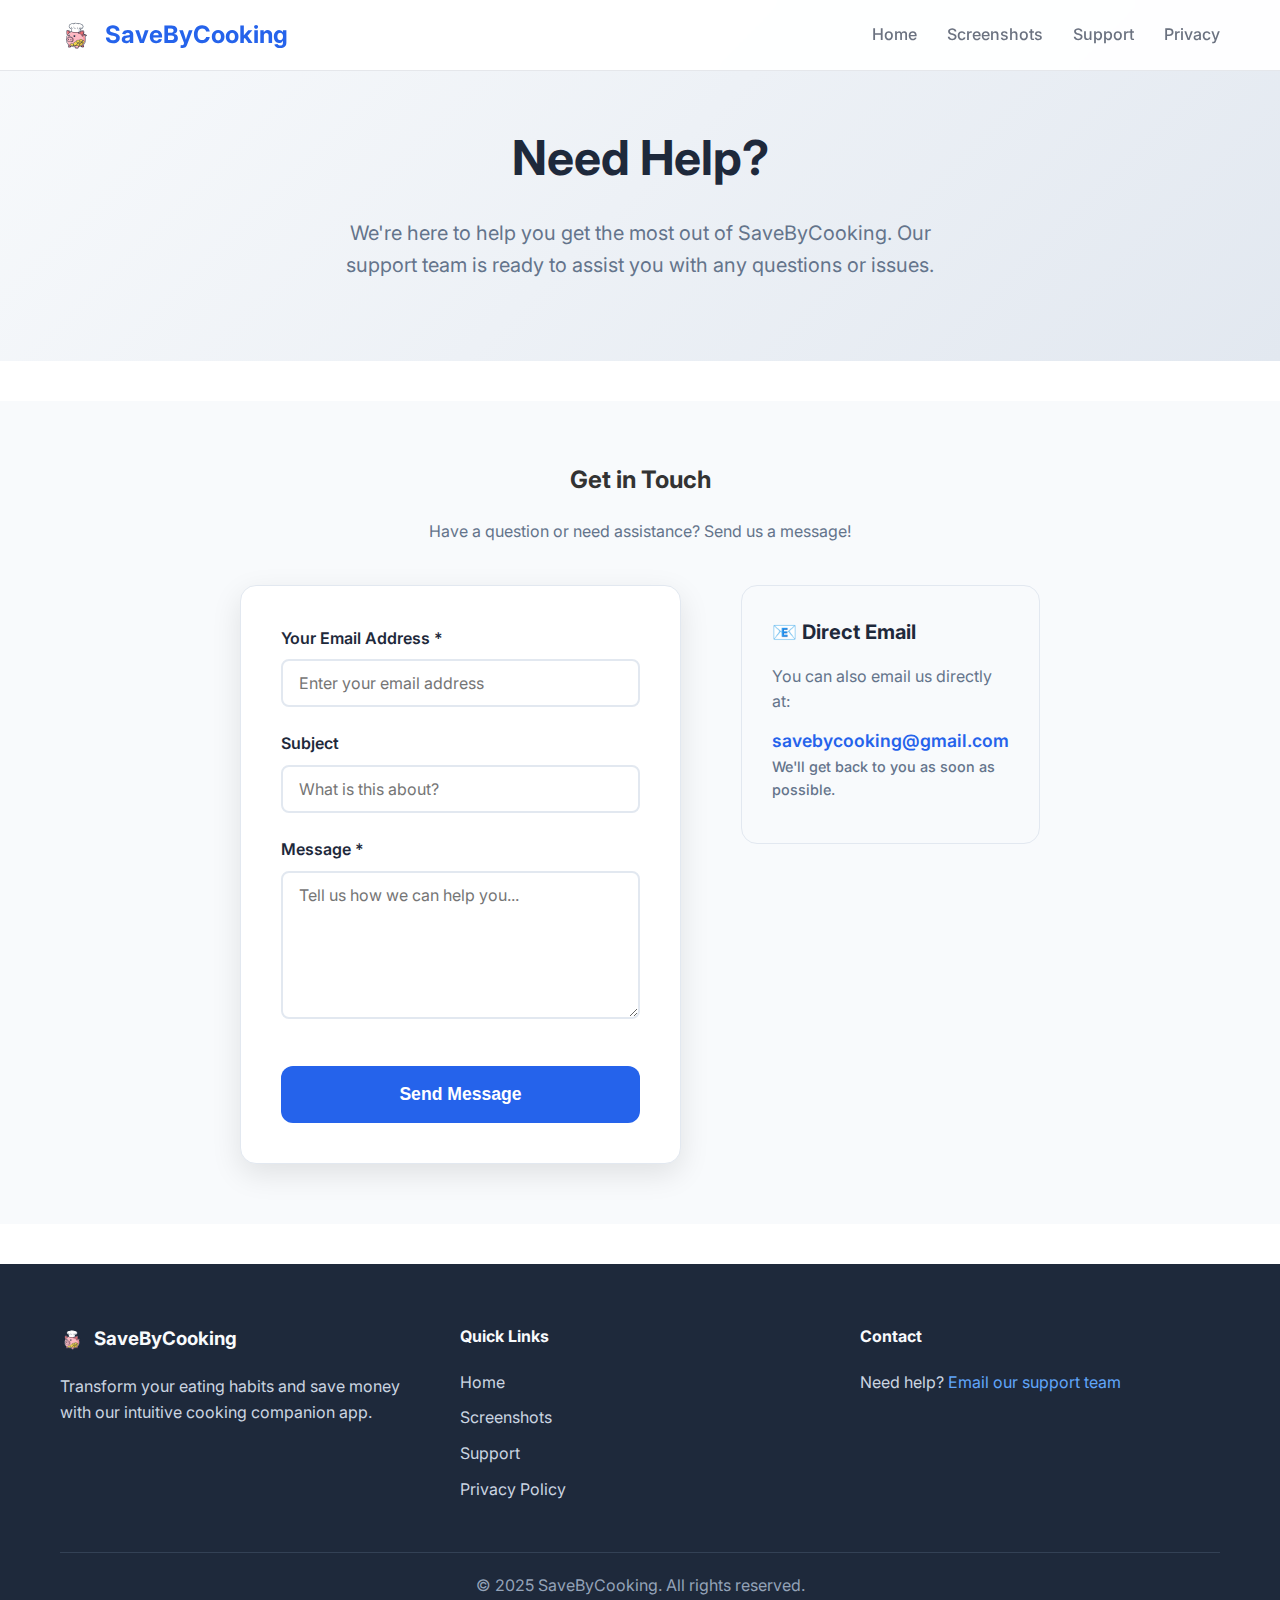
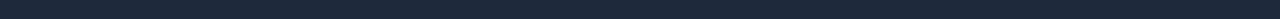
<file: support.html>
<!DOCTYPE html>
<html lang="en">
<head>
    <meta charset="UTF-8">
    <meta name="viewport" content="width=device-width, initial-scale=1.0">
    <title>Support - SaveByCooking</title>
    <meta name="description" content="Get help and support for SaveByCooking app. Contact our support team for assistance.">
    <link rel="icon" type="image/png" href="assets/icon.png">
    <link rel="stylesheet" href="styles.css">
    <link href="https://fonts.googleapis.com/css2?family=Inter:wght@300;400;500;600;700&display=swap" rel="stylesheet">
    <style>
        .support-hero {
            padding: 120px 0 80px;
            background: linear-gradient(135deg, #f8fafc 0%, #e2e8f0 100%);
            text-align: center;
        }
        
        .support-hero h1 {
            font-size: 3rem;
            font-weight: 700;
            color: #1e293b;
            margin-bottom: 20px;
        }
        
        .support-hero p {
            font-size: 1.25rem;
            color: #64748b;
            max-width: 600px;
            margin: 0 auto;
        }
        
        .support-content {
            padding: 80px 0;
        }
        
        .contact-section {
            background: #f8fafc;
            padding: 60px 0;
            margin: 40px 0;
        }
        
        .contact-grid {
            display: grid;
            grid-template-columns: repeat(auto-fit, minmax(300px, 1fr));
            gap: 40px;
            margin-top: 40px;
        }
        
        .contact-card {
            background: white;
            padding: 40px 30px;
            border-radius: 16px;
            text-align: center;
            box-shadow: 0 10px 30px rgba(0, 0, 0, 0.1);
        }
        
        .contact-icon {
            font-size: 3rem;
            margin-bottom: 20px;
        }
        
        .contact-card h3 {
            font-size: 1.5rem;
            font-weight: 600;
            color: #1e293b;
            margin-bottom: 15px;
        }
        
        .contact-card p {
            color: #64748b;
            margin-bottom: 20px;
        }
        
        .contact-email {
            color: #2563eb;
            font-weight: 600;
            text-decoration: none;
        }
        
        .contact-email:hover {
            text-decoration: underline;
        }
        
        .faq-section {
            margin: 60px 0;
        }
        
        .faq-item {
            background: white;
            border: 1px solid #e2e8f0;
            border-radius: 12px;
            margin-bottom: 20px;
            overflow: hidden;
        }
        
        .faq-question {
            background: #f8fafc;
            padding: 25px 30px;
            cursor: pointer;
            display: flex;
            justify-content: space-between;
            align-items: center;
            transition: background-color 0.3s ease;
        }
        
        .faq-question:hover {
            background: #e2e8f0;
        }
        
        .faq-question h3 {
            font-size: 1.1rem;
            font-weight: 600;
            color: #1e293b;
            margin: 0;
        }
        
        .faq-answer {
            padding: 0 30px;
            max-height: 0;
            overflow: hidden;
            transition: all 0.3s ease;
        }
        
        .faq-answer.active {
            padding: 25px 30px;
            max-height: 200px;
        }
        
        .faq-answer p {
            color: #64748b;
            line-height: 1.6;
            margin: 0;
        }
        
        .faq-toggle {
            font-size: 1.5rem;
            color: #64748b;
            transition: transform 0.3s ease;
        }
        
        .faq-toggle.active {
            transform: rotate(45deg);
        }
    </style>
</head>
<body>
    <!-- Navigation -->
    <nav class="navbar">
        <div class="nav-container">
            <div class="nav-logo">
                <h2><img src="assets/icon.png" alt="SaveByCooking Icon" style="width: 32px; height: 32px; vertical-align: middle; margin-right: 8px;"> SaveByCooking</h2>
            </div>
            <div class="nav-links">
                <a href="index.html">Home</a>
                <a href="index.html#screenshots">Screenshots</a>
                <a href="support.html">Support</a>
                <a href="privacy.html">Privacy</a>
            </div>
        </div>
    </nav>

    <!-- Support Hero -->
    <section class="support-hero">
        <div class="container">
            <h1>Need Help?</h1>
            <p>We're here to help you get the most out of SaveByCooking. Our support team is ready to assist you with any questions or issues.</p>
        </div>
    </section>

    <!-- Contact Form Section -->
    <section class="contact-section">
        <div class="container">
            <h2 style="text-align: center; margin-bottom: 20px;">Get in Touch</h2>
            <p style="text-align: center; color: #64748b; margin-bottom: 40px;">Have a question or need assistance? Send us a message!</p>
            
            <div class="contact-form-container">
                <form class="contact-form" id="contactForm">
                    <div class="form-group">
                        <label for="email">Your Email Address *</label>
                        <input type="email" id="email" name="email" required placeholder="Enter your email address">
                    </div>
                    
                    <div class="form-group">
                        <label for="subject">Subject</label>
                        <input type="text" id="subject" name="subject" placeholder="What is this about?">
                    </div>
                    
                    <div class="form-group">
                        <label for="message">Message *</label>
                        <textarea id="message" name="message" rows="6" required placeholder="Tell us how we can help you..."></textarea>
                    </div>
                    
                    <button type="submit" class="btn btn-primary btn-large">
                        Send Message
                    </button>
                </form>
                
                <div class="form-info">
                    <h3>📧 Direct Email</h3>
                    <p>You can also email us directly at:</p>
                    <a href="mailto:savebycooking@gmail.com" class="email-link">savebycooking@gmail.com</a>
                    <p class="response-time">We'll get back to you as soon as possible.</p>
                </div>
            </div>
        </div>
    </section>



    <!-- Footer -->
    <footer class="footer">
        <div class="container">
            <div class="footer-content">
                <div class="footer-section">
                    <h3><img src="assets/icon_darkmode.png" alt="SaveByCooking Icon" style="width: 24px; height: 24px; vertical-align: middle; margin-right: 6px;"> SaveByCooking</h3>
                    <p>Transform your eating habits and save money with our intuitive cooking companion app.</p>
                </div>
                <div class="footer-section">
                    <h4>Quick Links</h4>
                    <ul>
                        <li><a href="index.html">Home</a></li>
                        <li><a href="index.html#screenshots">Screenshots</a></li>
                        <li><a href="support.html">Support</a></li>
                        <li><a href="privacy.html">Privacy Policy</a></li>
                    </ul>
                </div>
                <div class="footer-section">
                    <h4>Contact</h4>
                    <p>Need help? <a href="mailto:savebycooking@gmail.com">Email our support team</a></p>
                </div>
            </div>
            <div class="footer-bottom">
                <p>&copy; 2025 SaveByCooking. All rights reserved.</p>
            </div>
        </div>
    </footer>


</body>
</html>
</file>
<file: styles.css>
/* Reset and Base Styles */
* {
    margin: 0;
    padding: 0;
    box-sizing: border-box;
}

body {
    font-family: 'Inter', -apple-system, BlinkMacSystemFont, 'Segoe UI', Roboto, sans-serif;
    line-height: 1.6;
    color: #333;
    background-color: #ffffff;
}

.container {
    max-width: 1200px;
    margin: 0 auto;
    padding: 0 20px;
}

/* Navigation */
.navbar {
    background: rgba(255, 255, 255, 0.95);
    backdrop-filter: blur(10px);
    position: fixed;
    top: 0;
    width: 100%;
    z-index: 1000;
    border-bottom: 1px solid #e5e7eb;
}

.nav-container {
    max-width: 1200px;
    margin: 0 auto;
    padding: 0 20px;
    display: flex;
    justify-content: space-between;
    align-items: center;
    height: 70px;
}

.nav-logo h2 {
    color: #2563eb;
    font-weight: 700;
}

.nav-links {
    display: flex;
    gap: 30px;
}

.nav-links a {
    text-decoration: none;
    color: #6b7280;
    font-weight: 500;
    transition: color 0.3s ease;
}

.nav-links a:hover {
    color: #2563eb;
}

/* Hero Section */
.hero {
    padding: 120px 0 80px;
    background: linear-gradient(135deg, #f8fafc 0%, #e2e8f0 100%);
    min-height: 100vh;
    display: flex;
    align-items: center;
}

.hero-container {
    max-width: 1200px;
    margin: 0 auto;
    padding: 0 20px;
    display: grid;
    grid-template-columns: 1fr 1fr;
    gap: 60px;
    align-items: center;
}

.hero-content h1 {
    font-size: 3.5rem;
    font-weight: 700;
    color: #1e293b;
    margin-bottom: 20px;
    line-height: 1.2;
}

.hero-subtitle {
    font-size: 1.25rem;
    color: #64748b;
    margin-bottom: 40px;
    line-height: 1.6;
}

.hero-buttons {
    display: flex;
    gap: 20px;
    flex-wrap: wrap;
}

.btn {
    display: inline-flex;
    align-items: center;
    padding: 15px 30px;
    border-radius: 12px;
    text-decoration: none;
    font-weight: 600;
    font-size: 1rem;
    transition: all 0.3s ease;
    border: none;
    cursor: pointer;
}

.btn-primary {
    background: #2563eb;
    color: white;
}

.btn-primary:hover {
    background: #1d4ed8;
    transform: translateY(-2px);
    box-shadow: 0 10px 25px rgba(37, 99, 235, 0.3);
}

.btn-secondary {
    background: transparent;
    color: #2563eb;
    border: 2px solid #2563eb;
}

.btn-secondary:hover {
    background: #2563eb;
    color: white;
    transform: translateY(-2px);
}

.btn-large {
    padding: 18px 36px;
    font-size: 1.1rem;
}

.btn-icon {
    margin-right: 10px;
    font-size: 1.2rem;
}

.hero-image {
    display: flex;
    justify-content: center;
    align-items: center;
}

.hero-screenshot {
    max-width: 100%;
    height: auto;
    border-radius: 20px;
}

/* Features Section */
.features {
    padding: 100px 0;
    background: #ffffff;
}

.features h2 {
    text-align: center;
    font-size: 2.5rem;
    font-weight: 700;
    color: #1e293b;
    margin-bottom: 60px;
}

.features-grid {
    display: grid;
    grid-template-columns: repeat(auto-fit, minmax(350px, 1fr));
    gap: 40px;
}

.feature-card {
    background: #f8fafc;
    padding: 40px 30px;
    border-radius: 16px;
    text-align: center;
    transition: transform 0.3s ease, box-shadow 0.3s ease;
    border: 1px solid #e2e8f0;
}

.feature-card:hover {
    transform: translateY(-5px);
    box-shadow: 0 20px 40px rgba(0, 0, 0, 0.1);
}

.feature-icon {
    font-size: 3rem;
    margin-bottom: 20px;
}

.feature-card h3 {
    font-size: 1.5rem;
    font-weight: 600;
    color: #1e293b;
    margin-bottom: 15px;
}

.feature-card p {
    color: #64748b;
    line-height: 1.6;
}

/* Screenshots Section */
.screenshots {
    padding: 100px 0;
    background: #f8fafc;
}

.screenshots h2 {
    text-align: center;
    font-size: 2.5rem;
    font-weight: 700;
    color: #1e293b;
    margin-bottom: 20px;
}

.section-subtitle {
    text-align: center;
    font-size: 1.25rem;
    color: #64748b;
    margin-bottom: 60px;
}

.screenshots-grid {
    display: grid;
    grid-template-columns: repeat(auto-fit, minmax(300px, 1fr));
    gap: 40px;
    max-width: 1400px;
    margin: 0 auto;
}

.screenshot-item {
    background: white;
    border-radius: 16px;
    overflow: hidden;
    box-shadow: 0 10px 30px rgba(0, 0, 0, 0.1);
    transition: transform 0.3s ease, box-shadow 0.3s ease;
    border: 1px solid #e2e8f0;
}

.screenshot-item:hover {
    transform: translateY(-5px);
    box-shadow: 0 20px 40px rgba(0, 0, 0, 0.15);
}

.screenshot-item img {
    width: 100%;
    height: auto;
    display: block;
    transition: transform 0.3s ease;
}

.screenshot-item:hover img {
    transform: scale(1.02);
}

/* Download Section */
.download {
    padding: 100px 0;
    background: linear-gradient(135deg, #2563eb 0%, #1d4ed8 100%);
    color: white;
    text-align: center;
}

.download h2 {
    font-size: 2.5rem;
    font-weight: 700;
    margin-bottom: 20px;
}

.download p {
    font-size: 1.25rem;
    margin-bottom: 40px;
    opacity: 0.9;
}

.download-buttons {
    margin-bottom: 30px;
}

.download-note {
    font-size: 1rem;
    opacity: 0.8;
}

/* Contact Form Styles */
.contact-form-container {
    max-width: 800px;
    margin: 0 auto;
    display: grid;
    grid-template-columns: 2fr 1fr;
    gap: 60px;
    align-items: start;
}

.contact-form {
    background: white;
    padding: 40px;
    border-radius: 16px;
    box-shadow: 0 10px 30px rgba(0, 0, 0, 0.1);
    border: 1px solid #e2e8f0;
}

.form-group {
    margin-bottom: 24px;
}

.form-group label {
    display: block;
    margin-bottom: 8px;
    font-weight: 600;
    color: #1e293b;
}

.form-group input,
.form-group textarea {
    width: 100%;
    padding: 12px 16px;
    border: 2px solid #e2e8f0;
    border-radius: 8px;
    font-size: 1rem;
    font-family: inherit;
    transition: border-color 0.3s ease, box-shadow 0.3s ease;
}

.form-group input:focus,
.form-group textarea:focus {
    outline: none;
    border-color: #2563eb;
    box-shadow: 0 0 0 3px rgba(37, 99, 235, 0.1);
}

.form-group textarea {
    resize: vertical;
    min-height: 120px;
}

.contact-form .btn {
    width: 100%;
    justify-content: center;
    margin-top: 16px;
}

.form-info {
    background: #f8fafc;
    padding: 30px;
    border-radius: 16px;
    border: 1px solid #e2e8f0;
}

.form-info h3 {
    color: #1e293b;
    margin-bottom: 16px;
    font-size: 1.25rem;
}

.form-info p {
    color: #64748b;
    margin-bottom: 12px;
    line-height: 1.6;
}

.email-link {
    color: #2563eb;
    text-decoration: none;
    font-weight: 600;
    font-size: 1.1rem;
    transition: color 0.3s ease;
}

.email-link:hover {
    color: #1d4ed8;
    text-decoration: underline;
}

.response-time {
    color: #059669;
    font-weight: 500;
    font-size: 0.9rem;
}

/* Responsive Contact Form */
@media (max-width: 768px) {
    .contact-form-container {
        grid-template-columns: 1fr;
        gap: 40px;
    }
    
    .contact-form {
        padding: 30px 20px;
    }
    
    .form-info {
        padding: 25px 20px;
    }
}

@media (max-width: 480px) {
    .contact-form {
        padding: 25px 15px;
    }
    
    .form-info {
        padding: 20px 15px;
    }
}

/* Form Message Styles */
.form-message {
    margin-top: 20px;
    padding: 16px;
    border-radius: 8px;
    font-weight: 500;
    text-align: center;
}

.form-message-success {
    background: #d1fae5;
    color: #065f46;
    border: 1px solid #a7f3d0;
}

.form-message-error {
    background: #fee2e2;
    color: #991b1b;
    border: 1px solid #fca5a5;
}

/* Footer */
.footer {
    background: #1e293b;
    color: white;
    padding: 60px 0 20px;
}

.footer-content {
    display: grid;
    grid-template-columns: repeat(auto-fit, minmax(250px, 1fr));
    gap: 40px;
    margin-bottom: 40px;
}

.footer-section h3,
.footer-section h4 {
    margin-bottom: 20px;
    color: #f8fafc;
}

.footer-section p {
    color: #cbd5e1;
    line-height: 1.6;
}

.footer-section ul {
    list-style: none;
}

.footer-section ul li {
    margin-bottom: 10px;
}

.footer-section ul li a {
    color: #cbd5e1;
    text-decoration: none;
    transition: color 0.3s ease;
}

.footer-section ul li a:hover {
    color: #60a5fa;
}

.footer-section a {
    color: #60a5fa;
    text-decoration: none;
    transition: color 0.3s ease;
}

.footer-section a:hover {
    color: #93c5fd;
    text-decoration: underline;
}

.footer-bottom {
    border-top: 1px solid #334155;
    padding-top: 20px;
    text-align: center;
    color: #94a3b8;
}

/* Responsive Design */
@media (max-width: 768px) {
    .hero-container {
        grid-template-columns: 1fr;
        text-align: center;
        gap: 40px;
    }
    
    .hero-content h1 {
        font-size: 2.5rem;
    }
    
    .hero-buttons {
        justify-content: center;
    }
    
    .features-grid {
        grid-template-columns: 1fr;
    }
    
    .screenshots-grid {
        grid-template-columns: 1fr;
        gap: 30px;
    }
    

    
    .nav-links {
        display: none;
    }
    
    .hero {
        padding: 100px 0 60px;
    }
    
    .features,
    .screenshots,
    .download {
        padding: 60px 0;
    }
}

@media (max-width: 480px) {
    .hero-content h1 {
        font-size: 2rem;
    }
    
    .hero-subtitle {
        font-size: 1.1rem;
    }
    
    .btn {
        padding: 12px 24px;
        font-size: 0.9rem;
    }
    
    .container {
        padding: 0 15px;
    }
    
    .screenshots-grid {
        gap: 20px;
    }
    

}
</file>
